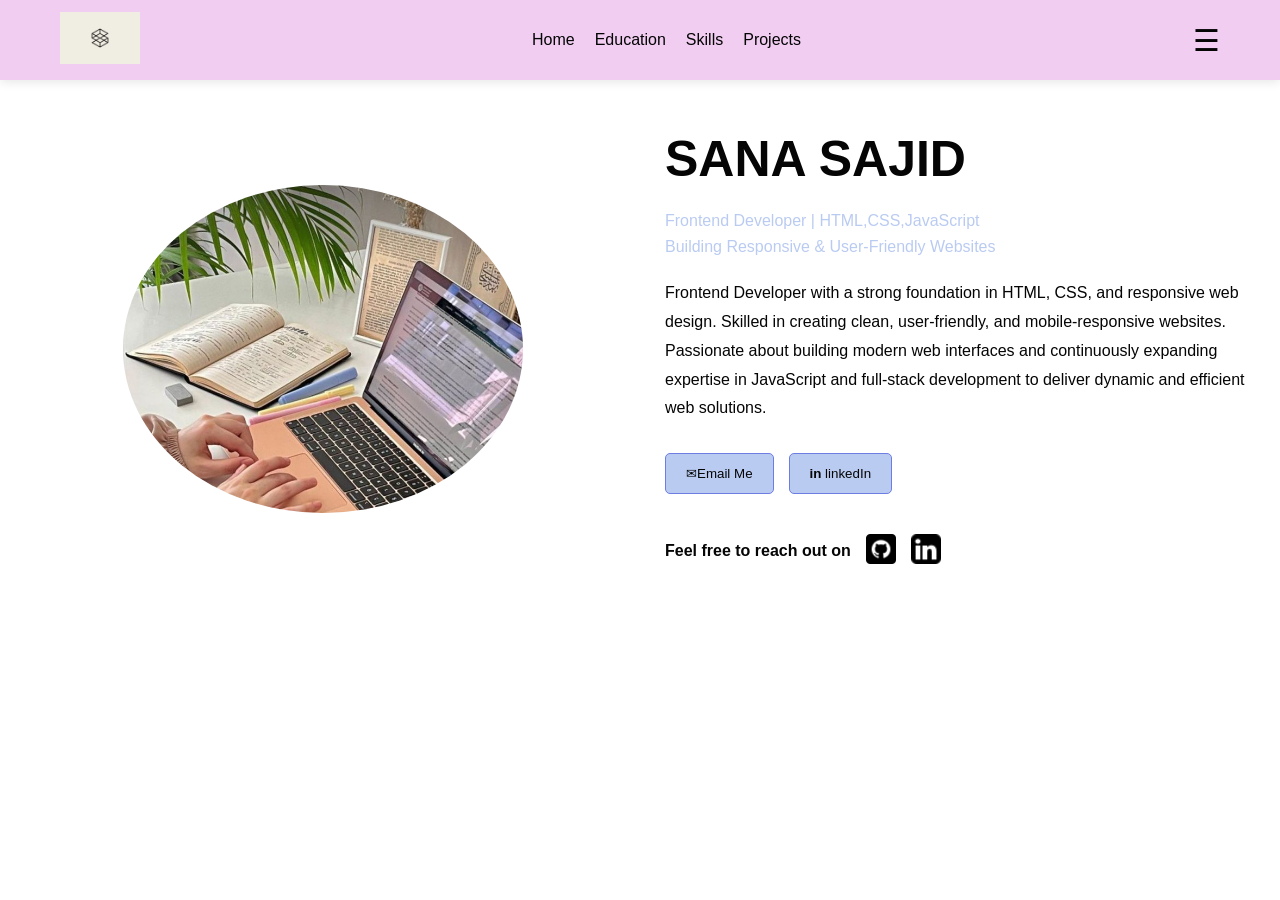
<file: index.html>
<!DOCTYPE html>
<html lang="en">
<head>
    <meta charset="UTF-8">
    <meta name="viewport" content="width=device-width, initial-scale=1.0">
    <title>Document</title>
    <link rel="stylesheet"
    href="style.css">
</head>
<body>

  <nav>
    <div class="nav-container">
      <!-- Logo -->
      <div class="logo">
        <img src="logo.jpg" alt="logo">
      </div>
     

      <!-- Navigation Links -->
      <div class="nav-links">
        <a href="index.html">Home</a>
        <a href="education.html">Education</a>
        <a href="skills.html">Skills</a>
        <a href="projects.html">Projects</a>
      </div>
       <div class="menu-toggle" onclick="toggleMenu()">
    ☰
</div>
    </div>

</nav>
<section  class="hero">
    <div class="container1">

        <div class="image">
            <img src="mypicture.jpeg" alt="mypicture" >
        </div>
    </div>

    <div class="container2">

    <div class="content">
              <h1 class="name">SANA SAJID </h1>
        <p class="title">Frontend Developer | HTML,CSS,JavaScript <br>
          Building Responsive & User-Friendly Websites
        </p>
        <p class="description">Frontend Developer with a strong foundation in HTML, CSS, and responsive web design. Skilled in creating clean, user-friendly, and mobile-responsive websites. Passionate about building modern web interfaces and continuously expanding expertise in JavaScript and full-stack development to deliver dynamic and efficient web solutions.
</p>

    </div>
<div class="button">
          <a href="mailto:sanavirja@gmail.com">
              <button class ="btn1"> ✉Email Me</button>
           </a>
          <a href="https://www.linkedin.com/in/sana-sajid-412630372/">
             <button class="btn2"><b>in</b> linkedIn</button>
          </a> 
</div>
  <div class="image-link">
    <h5>Feel free to reach out on</h5>
  <a href="https://github.com/SanaKhan1432" target="_blank">
    <img class= "image1" src="github.png" width="30" height="30" alt="GitHub">
  </a>
 <a href="https://www.linkedin.com/in/sana-sajid-412630372" target="_blank" class="link">
    <img class="image2" src="linkedin.png.png" width="30" height="30" alt="linkedin">
  </a>
  
</div>

  
</section>

  </body>
  </html>
</file>
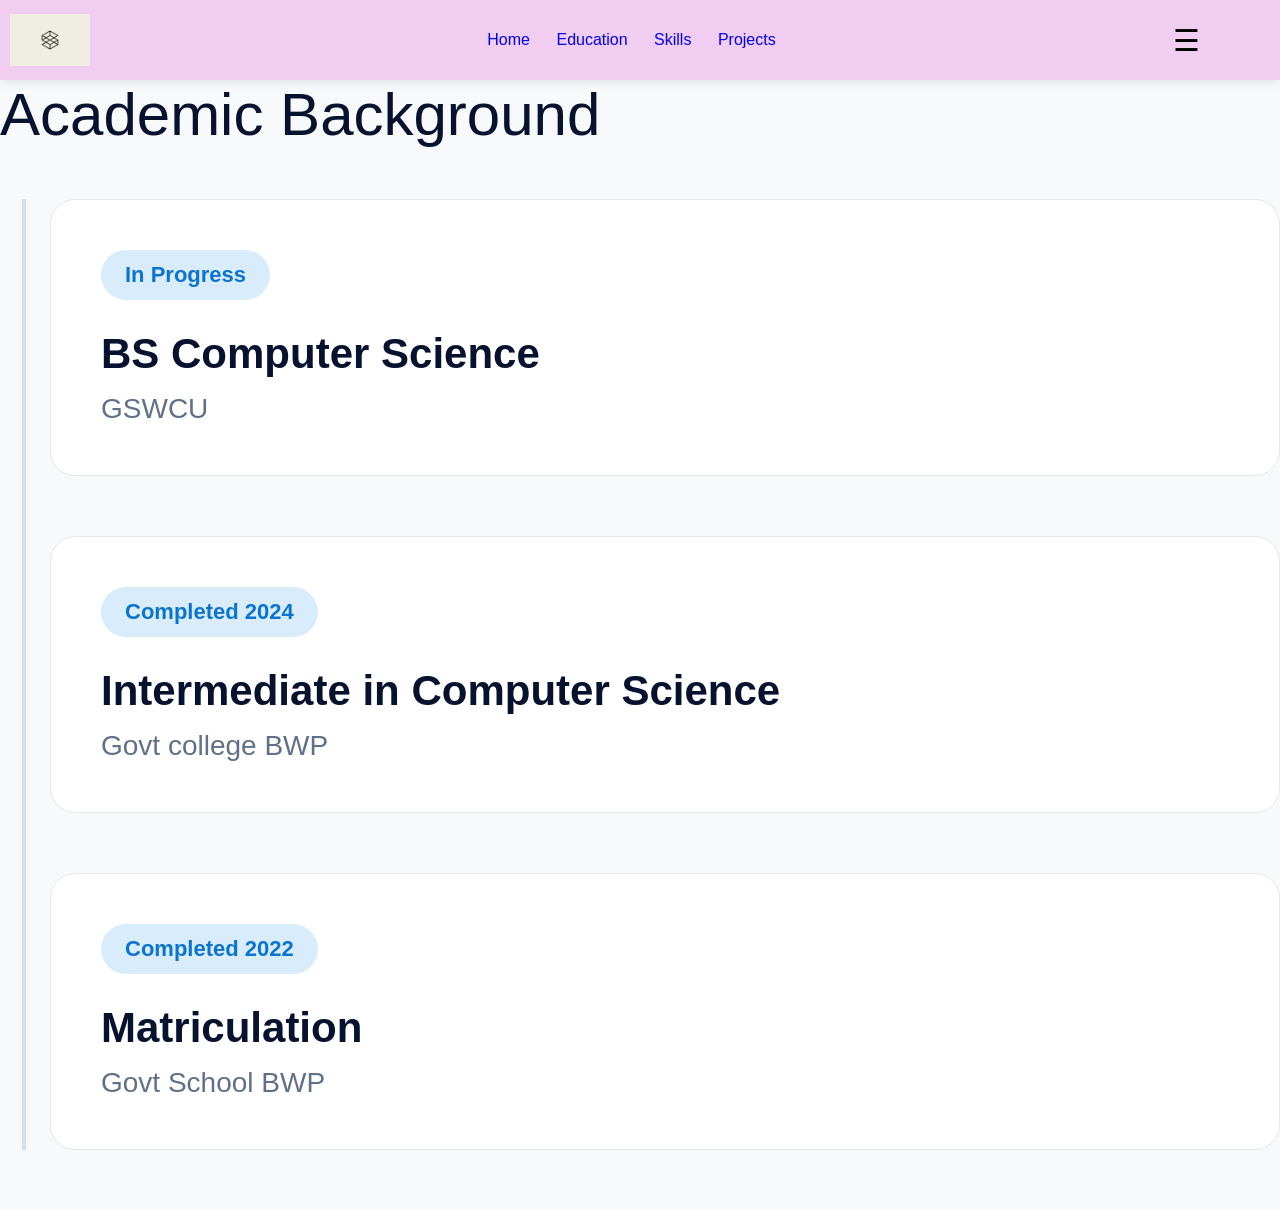
<file: education.html>
<!DOCTYPE html>
<html lang="en">
<head>
<meta charset="UTF-8">
<meta name="viewport" content="width=device-width, initial-scale=1.0">
<title>Education</title>
<link rel="stylesheet" href="education.css">
</head>
<body>
      <nav>
    <div class="nav-container">
      <!-- Logo -->
      <div class="logo">
        <img src="logo.jpg" alt="logo">
      </div>
     

      <!-- Navigation Links -->
      <div class="nav-links">
        <a href="index.html">Home</a>
        <a href="education.html">Education</a>
        <a href="skills.html">Skills</a>
        <a href="projects.html">Projects</a>
      </div>
       <div class="menu-toggle" onclick="toggleMenu()">
    ☰
</div>
    </div>

</nav>

<section class="education">

    <h1 class="heading">Academic Background</h1>

    <div class="timeline">

        <!-- Education 1 -->
        <div class="edu-card">
            <span class="status">In Progress</span>

            <h2>BS Computer Science</h2>

            <p>GSWCU</p>
        </div>

        <!-- Education 2 -->
        <div class="edu-card">
            <span class="status">Completed 2024</span>

            <h2>Intermediate in Computer Science</h2>

            <p>Govt college BWP</p>
        </div>

        <!-- Education 3 -->
        <div class="edu-card">
            <span class="status">Completed 2022</span>

            <h2>Matriculation</h2>

            <p>Govt School BWP</p>
        </div>

    </div>

</section>

</body>
</html>
</file>
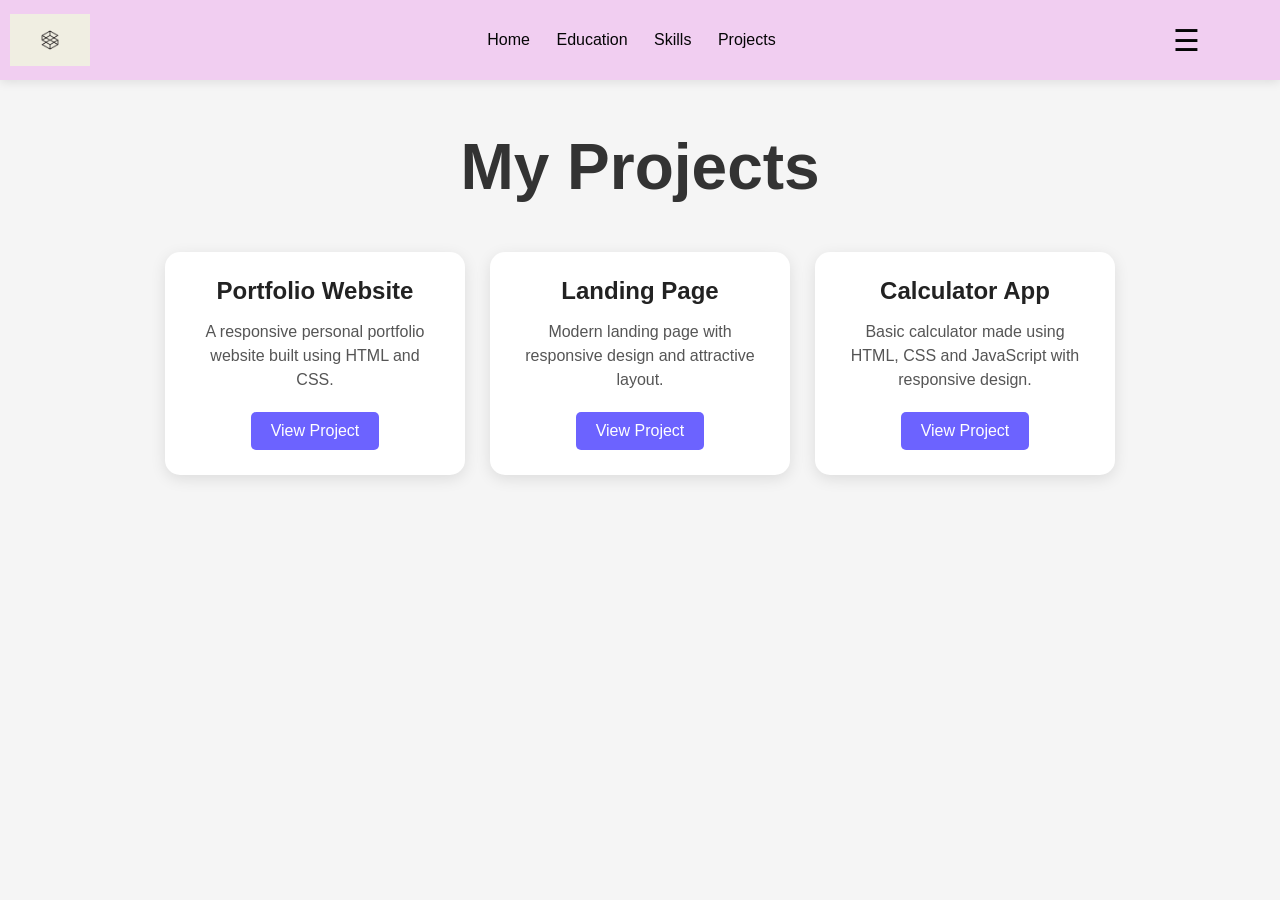
<file: projects.html>
<!DOCTYPE html>
<html lang="en">
<head>
    <meta charset="UTF-8">
    <meta name="viewport" content="width=device-width, initial-scale=1.0">
    <title>Projects</title>
    <link rel="stylesheet" href="projects.css">
</head>
<body>
  <nav>
    <div class="nav-container">
      <!-- Logo -->
      <div class="logo">
        <img src="logo.jpg" alt="logo">
      </div>
     

      <!-- Navigation Links -->
      <div class="nav-links">
        <a href="index.html">Home</a>
        <a href="education.html">Education</a>
        <a href="skills.html">Skills</a>
        <a href="projects.html">Projects</a>
      </div>
       <div class="menu-toggle" onclick="toggleMenu()">
    ☰
</div>
    </div>

</nav>
    <section class="projects">
        <h1 class="heading">My Projects</h1>

        <div class="project-container">

            <div class="card">
                <h2>Portfolio Website</h2>
                <p>
                    A responsive personal portfolio website built using
                    HTML and CSS.
                </p>
                <a href="https://github.com/SanaKhan1432/portfolio.git" target="_blank">View Project</a>
            </div>

            <div class="card">
                <h2>Landing Page</h2>
                <p>
                    Modern landing page with responsive design and
                    attractive layout.
                </p>
                <a href="https://github.com/SanaKhan1432/landing-page.git" target="_blank">View Project</a>
            </div>

            <div class="card">
                <h2>Calculator App</h2>
                <p>
                   Basic calculator made using HTML, CSS and JavaScript with responsive design.
                </p>
                <a href="https://github.com/SanaKhan1432/calculator.git" target="_blank">View Project</a>
            </div>

        </div>
    </section>

</body>
</html>
</file>
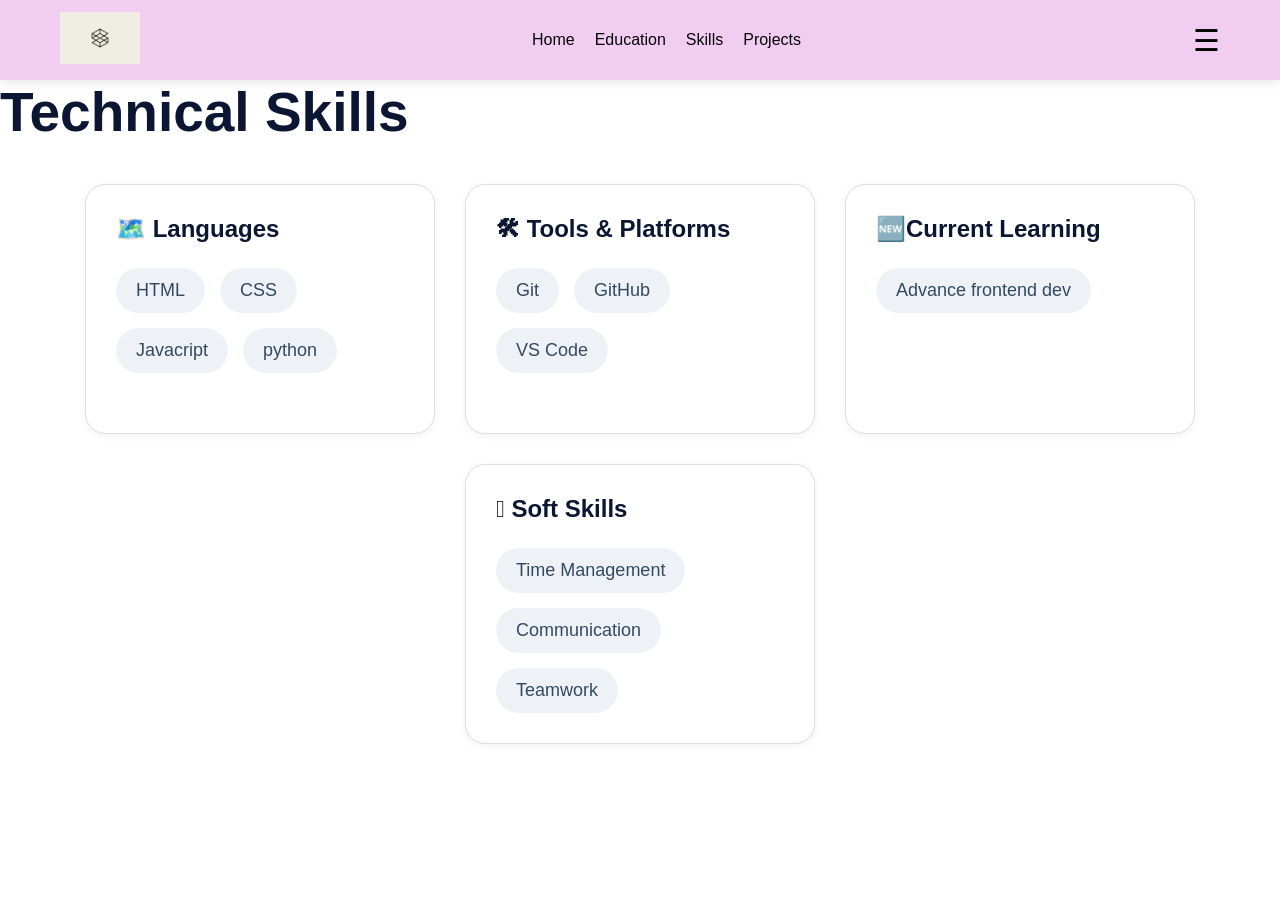
<file: skills.html>
<!DOCTYPE html>
<html lang="en">
<head>
    <meta charset="UTF-8">
    <meta name="viewport" content="width=device-width, initial-scale=1.0">
    <title>Document</title>
    <link rel="stylesheet"
    href="style.css">
</head>
<body>
   <!DOCTYPE html>
<html lang="en">
<head>
    <meta charset="UTF-8">
    <meta name="viewport" content="width=device-width, initial-scale=1.0">
    <title>Skills</title>
    <link rel="stylesheet" href="style.css">
</head>
<body>
    
  <nav>
    <div class="nav-container">
      <!-- Logo -->
      <div class="logo">
        <img src="logo.jpg" alt="logo">
      </div>
     

      <!-- Navigation Links -->
      <div class="nav-links">
        <a href="index.html">Home</a>
        <a href="education.html">Education</a>
        <a href="skills.html">Skills</a>
        <a href="projects.html">Projects</a>
      </div>
       <div class="menu-toggle" onclick="toggleMenu()">
    ☰
</div>
    </div>
    </nav>

    <section class="skills-section">

        <h1 class="heading">Technical Skills</h1>

        <div class="skills-container">

            <!-- Card 1 -->
            <div class="card">
                <h2>🗺️ Languages</h2>

                <div class="tags">
                    <span>HTML</span>
                    <span>CSS</span>
                    <span>Javacript</span>
                    <span>python</span>
                </div>
            </div>

            <!-- Card 2 -->
            <div class="card">
                <h2>🛠 Tools & Platforms</h2>

                <div class="tags">
                    <span>Git</span>
                    <span>GitHub</span>
                    <span>VS Code</span>
                </div>
            </div>

            <!-- Card 3 -->
            <div class="card">
                <h2>🆕Current Learning</h2>

                <div class="tags">
                    <span>Advance frontend dev</span>
                </div>
            </div>
            <div class="card">
                <h2>𓀤 Soft Skills </h2>
                <div class="tags">
                    <span>Time Management </span>
                      <span>Communication</span>
                     <span>Teamwork</span>
                </div>
            </div>

        </div>

    </section>

</body>
</html>

</body>
</html>
</file>
<file: style.css>
*{
    padding:0;
    margin:0;
    box-sizing:border-box;
    font-family:Arial, sans-serif;
    color:rgb(5,5,6);
}

nav{
    background-color:rgb(241,206,241);
    box-shadow:0 2px 10px rgba(0,0,0,0.1);
    position:sticky;
    top:0;
    z-index:1000;
}

.nav-container{
    max-width:1200px;
    margin:auto;
    height:80px;
    display:flex;
    justify-content:space-between;
    align-items:center;
    padding:0 20px;
}

.logo img{
    width:80px;
    height:80px;
    object-fit:contain;
}

.nav-links{
    display:flex;
    gap:20px;
}

.nav-links a{
    text-decoration:none;
    font-size:16px;
    font-weight:500;
}

.menu-toggle{
    font-size:30px;
    cursor:pointer;
}

.hero{
    display:flex;
    justify-content:center;
    align-items:center;
    gap:50px;
    padding:50px 30px;
    flex-wrap:wrap;
}

.container1,
.container2{
    flex:1;
    min-width:300px;
}

.image{
    display:flex;
    justify-content:center;
}

.image img{
    width:80%;
    max-width:400px;
    height:auto;
    border-radius:50%;
    object-fit:cover;
}

.content h1{
    font-size:50px;
    font-weight:700;
    margin-bottom:20px;
}

.title{
    margin-bottom:20px;
    line-height:1.6;
    color: #bacbf1;
}

.description{
    line-height:1.8;
}

.button{
    display:flex;
    gap:15px;
    margin-top:30px;
    flex-wrap:wrap;
}

.button a{
    text-decoration:none;
}

.btn1,
.btn2{
    padding:12px 20px;
    border-radius:5px;
    border:1px solid #6d7de2;
    background-color:#bacbf1;
    cursor:pointer;
}

.btn1:hover,
.btn2:hover{
    transform:translateY(-5px);
    box-shadow:0 10px 25px rgba(0,0,0,0.2);
}

.image-link{
    display:flex;
    align-items:center;
    gap:15px;
    margin-top:40px;
    flex-wrap:wrap;
}

.image-link h5{
    font-size:16px;
}

.image-link img{
    width:30px;
    height:30px;
}

.heading{
    font-size:55px;
    color:#0b1633;
    margin-bottom:40px;
}

.skills-container{
    display:flex;
    justify-content:center;
    gap:30px;
    flex-wrap:wrap;
}

.card{
    background:white;
    width:350px;
    min-height:250px;
    padding:30px;
    border-radius:20px;
    border:1px solid #ddd;
    box-shadow:0 2px 8px rgba(0,0,0,0.05);
}

.card h2{
    margin-bottom:25px;
    color:#0b1633;
}

.tags{
    display:flex;
    flex-wrap:wrap;
    gap:15px;
}

.tags span{
    background:#eef2f7;
    padding:12px 20px;
    border-radius:30px;
    font-size:18px;
    color:#34495e;
}

@media (max-width:768px){


    .menu-toggle{
        display:none;
    }

    .nav-links{
        display:row;
        width:100%;
        text-align:justify;
        margin-top:10px;
    }
  
    .nav-links.active{
         display:flex;
    }
    
     

    .nav-container{
        flex-direction:column;
        height:auto;
        padding:15px;
    }

    .hero{
        flex-direction:column;
        text-align:center;
        padding:30px 20px;
    }

    .content h1{
        font-size:35px;
    }

    .image img{
        max-width:250px;
    }

    .button{
        justify-content:center;
    }

    .image-link{
        justify-content:center;
    }

    .card{
        width:90%;
    }

    .heading{
        font-size:35px;
        text-align:center;
    }
}
</file>
<file: education.css>
*{
    margin:0;
    padding:0;
    box-sizing:border-box;
    font-family:Arial, sans-serif;
}

.menu-toggle{
    font-size:30px;
    cursor:pointer;
}
nav{
    background-color:rgb(241, 206, 241);
      box-shadow: 0 2px 10px rgba(0, 0, 0, 0.1);
      position: sticky;
      top: 0;
      z-index: 1000;
    }
    .nav-container{
        max-width: 1200px;
        display: flex;
        height :80px;
        justify-content: space-between;
        align-items: center ;
        text-decoration: none
    
}
.logo{
    margin-left: 10px;
    display: flex;
    align-items:center;
}
.logo img{
    height: 80px;
    width:80px;
    object-fit :contain;
}
.navi-link{
    color: #171414;
    font-weight: 500;
    font-size: 16px;
    transition:color 0.3s ease;
    text-decoration: none;
}
.nav-links > a{
     margin-right: 11px;
    margin-left:   11px;
    text-decoration: none;
}

body{
    background:#f8f9fb;
    padding:0px;
}

/* Heading */

.heading{
    font-size:60px;
    font-weight:500;
    color:#07122f;
    margin-bottom:50px;
}

/* Timeline */

.timeline{
    position:relative;
    margin-left:50px;
}

/* Vertical line */

.timeline::before{
    content:"";
    position:absolute;
    left:-28px;
    top:0;
    width:4px;
    height:100%;
    background:#d8dee8;
}

/* Circle */

.edu-card{
    position:relative;
    background:white;
    padding:50px;
    margin-bottom:60px;
    border-radius:25px;
    border:1px solid #e4e7ed;
    transition:0.4s ease;
}

/* Timeline Dot */

.edu-card::before{
    content:"";
    position:absolute;
    width:18px;
    height:18px;
    background:#0b74d1;
    border:5px solid #eef3fa;
    border-radius:50%;
    left:-88px;
    top:60px;
}

/* Hover Animation */

.edu-card:hover{
    transform:translateY(-10px);
    box-shadow:0 15px 30px rgba(0,0,0,0.15);
}

/* Status Badge */

.status{
    display:inline-block;
    background:#d8ecfb;
    color:#0b74d1;
    padding:12px 24px;
    border-radius:30px;
    font-size:22px;
    font-weight:bold;
    margin-bottom:30px;
}

.edu-card h2{
    font-size:42px;
    color:#07122f;
    margin-bottom:15px;
}

.edu-card p{
    font-size:28px;
    color:#617089;
}

/* Responsive */

@media(max-width:768px){
     .menu-toggle{
        display: none;
     }
    .heading{
        margin-top: 10px;
        font-size:40px;
    }
     .nav-links{
        display:row;
        width:100%;
        text-align:justify;
        margin-top:10px;
    }
  
    .nav-links.active{
         display:table-row;
    }
    
     

    .nav-container{
        flex-direction:column;
        height:auto;
        padding:15px;
    }
    .edu-card{
        padding:30px;
    }

    .edu-card h2{
        font-size:28px;
    }

    .edu-card p{
        font-size:20px;
    }

    .status{
        font-size:16px;
    }
}
</file>
<file: projects.css>
* {
    padding:0px;
    margin: 0px;
    color:rgb(5, 5, 6);
    box-sizing:border-box;
    font-family:Arial, sans-serif;
}
.menu-toggle{
    font-size:30px;
    cursor:pointer;
}
nav{
    background-color:rgb(241, 206, 241);
      box-shadow: 0 2px 10px rgba(0, 0, 0, 0.1);
      position: sticky;
      top: 0;
      z-index: 1000;
    }
    .nav-container{
        max-width: 1200px;
        display: flex;
        height :80px;
        justify-content: space-between;
        align-items: center ;
        text-decoration: none
    
}
.logo{
    margin-left: 10px;
    display: flex;
    align-items:center;
}
.logo img{
    height: 80px;
    width:80px;
    object-fit :contain;
}
.navi-link{
    color: #171414;
    font-weight: 500;
    font-size: 16px;
    transition:color 0.3s ease;
    text-decoration: none;
}
.nav-links > a{
     margin-right: 11px;
    margin-left:   11px;
    text-decoration: none;
}
body{
    background:#f5f5f5;
}

.projects{
    width:90%;
    margin:auto;
    padding:50px 0;
}

.heading{
    text-align:center;
    font-size:4rem;
    margin-bottom:48px;
    color:#333;
}

.project-container{
    display:flex;
    justify-content:center;
    gap:25px;
    flex-wrap:wrap;
}

.card{
    width:300px;
    background:white;
    padding:25px;
    border-radius:15px;
    text-align:center;
    box-shadow:0 4px 15px rgba(0,0,0,0.1);
    transition:0.4s;
}

.card:hover{
    transform:translateY(-10px);
    box-shadow:0 10px 25px rgba(0,0,0,0.2);
}

.card h2{
    margin-bottom:15px;
    color:#222;
}

.card p{
    margin-bottom:20px;
    color:#555;
    line-height:1.5;
}

.card a{
    text-decoration:none;
    background:#6c63ff;
    color:white;
    padding:10px 20px;
    border-radius:5px;
    display:inline-block;
    transition:0.3s;
}

.card a:hover{
    background:#5548ff;
}
/* =========================
   MOBILE RESPONSIVE DESIGN
   ========================= */

@media (max-width: 768px) {

    .nav-container {
        flex-direction: column;
        height: auto;
        padding: 15px;
    }
    .logo img {
        height: 60px;
        width: 60px;
    }

    .menu-toggle {
        display: none;
        font-size: 32px;
        cursor: pointer;
        margin: 10px 0;
    }

    /* nav links stack vertically */
    .nav-links {
        display: row;
        align-items: justify;
        width: 100%;
        margin-top: 10px;
    }

    .nav-links.active {
        display: flex;
        margin: 10px 0;
        font-size: 18px;
    }

    .heading {
        font-size: 2.5rem;
    }

    .project-container {
        flex-direction: column;
        align-items: center;
    }

    .card {
        width: 90%;
    }
}
</file>
